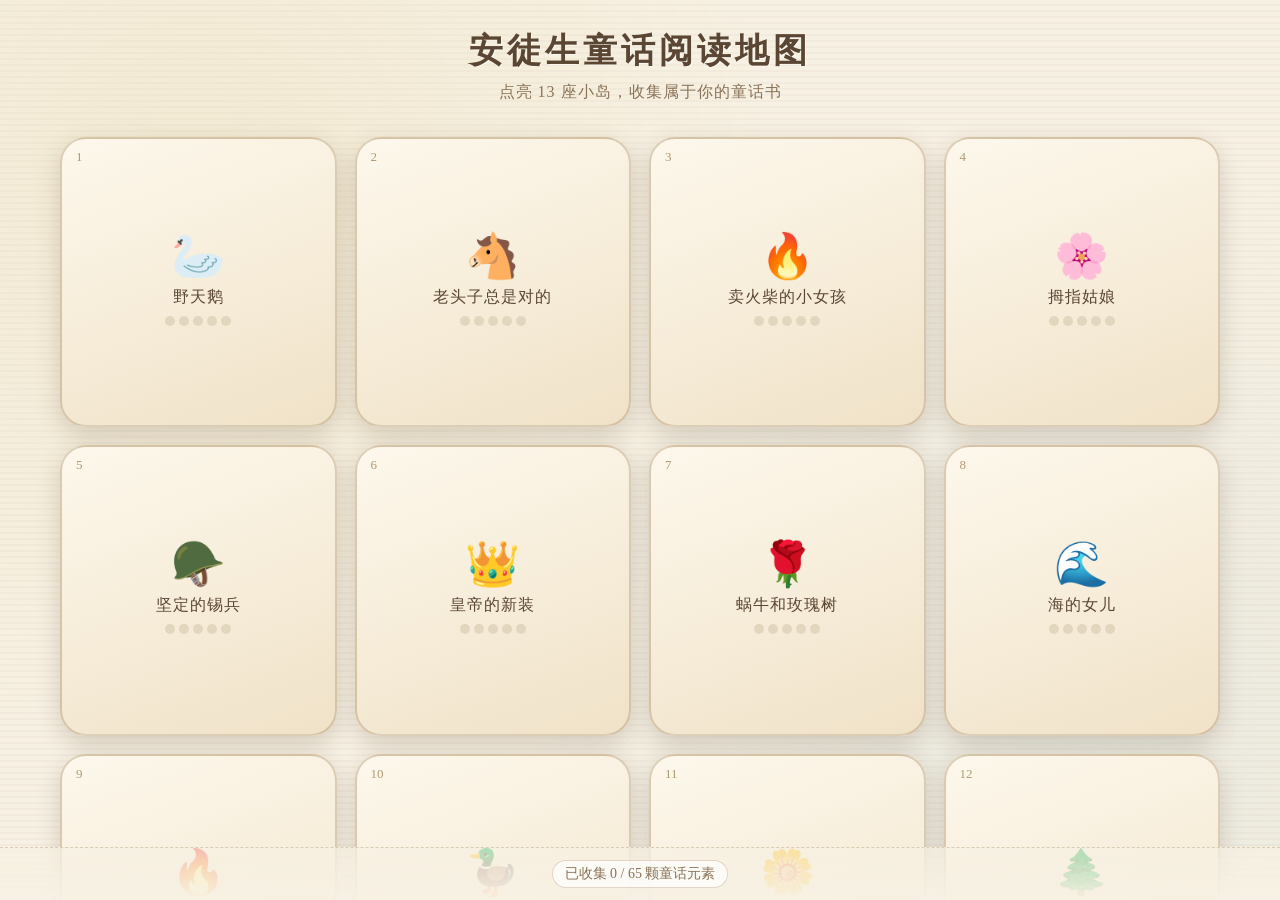
<file: index.html>
<!DOCTYPE html>
<html lang="zh-CN">
<head>
<meta charset="UTF-8">
<meta name="viewport" content="width=device-width, initial-scale=1.0, maximum-scale=1.0, user-scalable=no, viewport-fit=cover">
<meta name="apple-mobile-web-app-capable" content="yes">
<meta name="apple-mobile-web-app-status-bar-style" content="black-translucent">
<title>安徒生童话阅读地图</title>
<link rel="stylesheet" href="style.css">
</head>
<body>

<!-- 首页：童话地图 -->
<div id="mapScreen" class="screen active">
  <header class="map-header">
    <h1>安徒生童话阅读地图</h1>
    <p class="map-sub">点亮 13 座小岛，收集属于你的童话书</p>
  </header>
  <div id="islandGrid" class="island-grid"></div>
  <div class="map-footer">
    <div id="collectionBar" class="collection-bar"></div>
  </div>
</div>

<!-- 故事页 -->
<div id="storyScreen" class="screen">
  <header class="story-header">
    <button id="backBtn" class="back-btn">← 返回地图</button>
    <h2 id="storyTitle"></h2>
    <div id="progressDots" class="progress-dots"></div>
  </header>

  <main id="stageArea" class="stage-area"></main>

  <footer class="story-footer">
    <button id="retryBtn" class="retry-btn">再答一次</button>
    <button id="nextBtn" class="next-btn">下一关 →</button>
  </footer>
</div>

<!-- 结束页 -->
<div id="endScreen" class="screen">
  <div class="end-card">
    <h2 id="endTitle"></h2>
    <div id="endBadges" class="end-badges"></div>
    <p id="endText"></p>
    <button id="endBackBtn" class="next-btn">回到地图</button>
  </div>
</div>

<!-- 通用弹层 -->
<div id="toast" class="toast"></div>

<script src="app.js"></script>
</body>
</html>
</file>
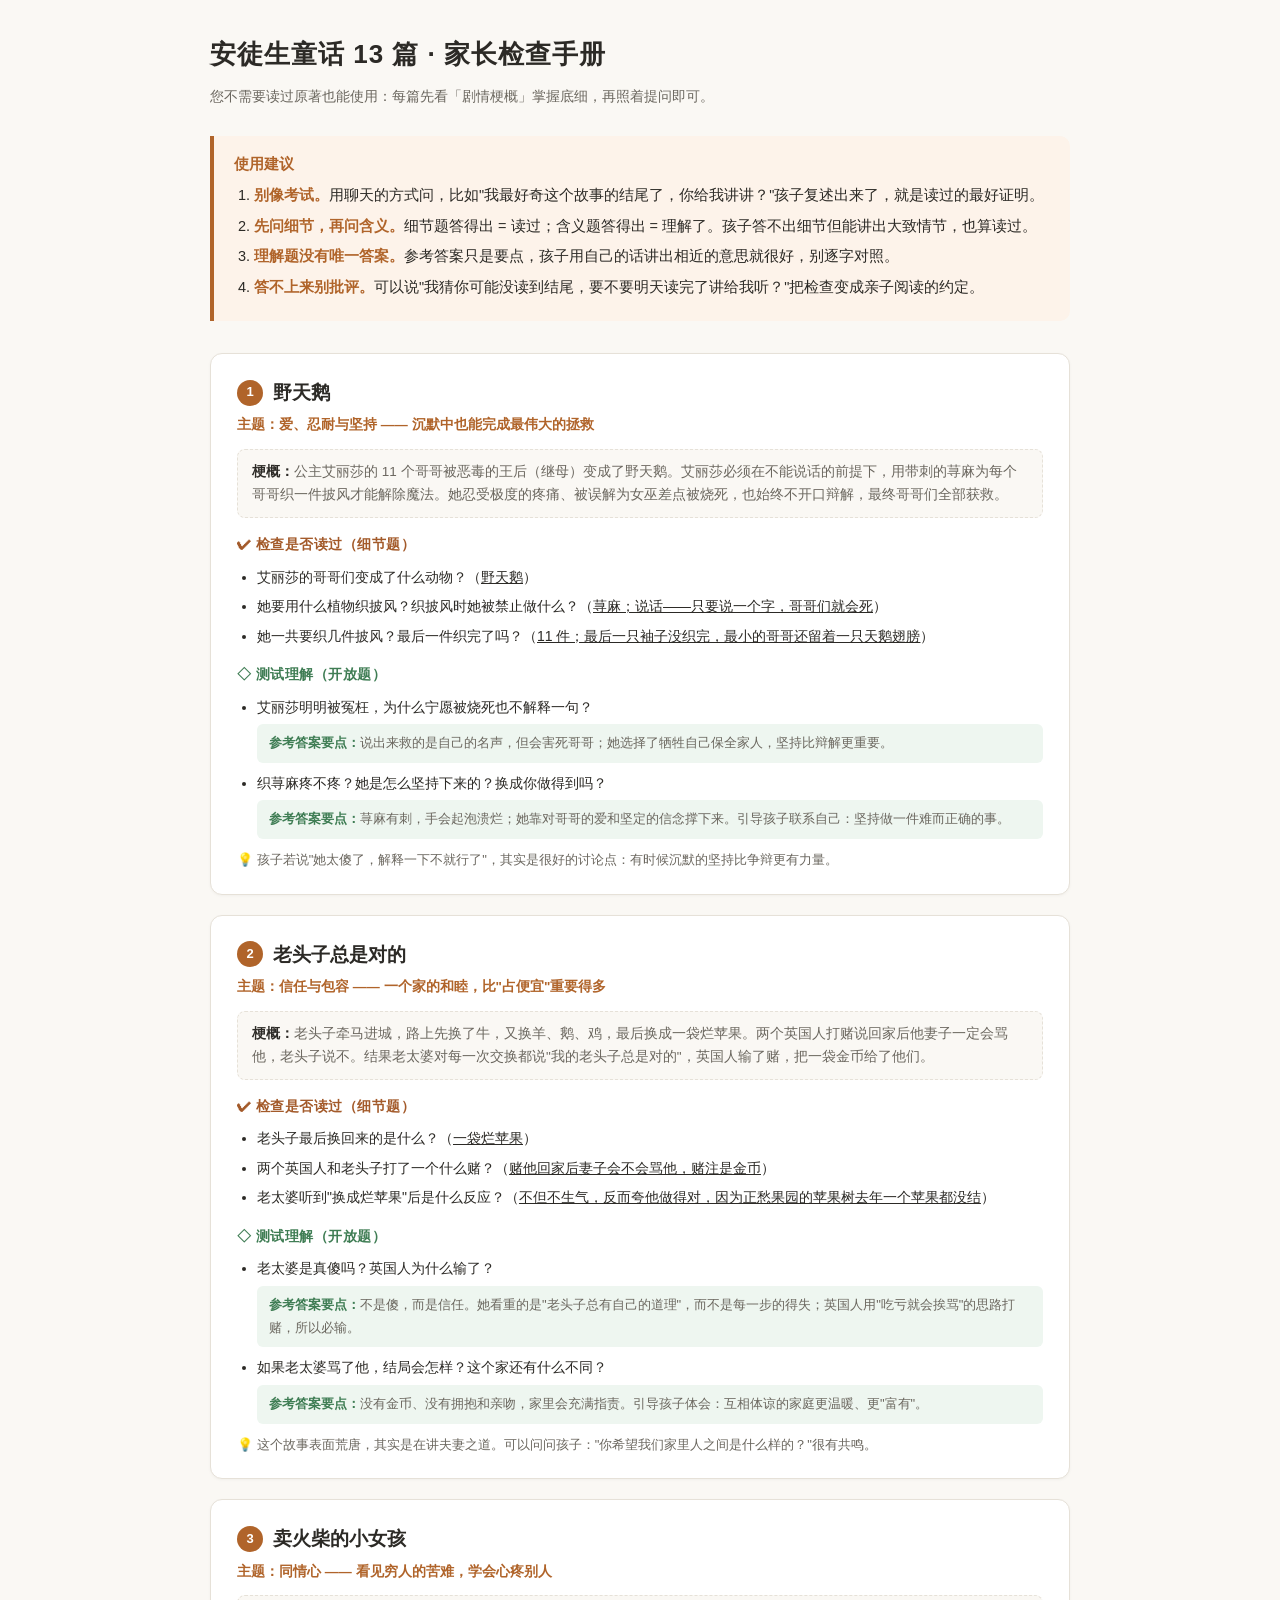
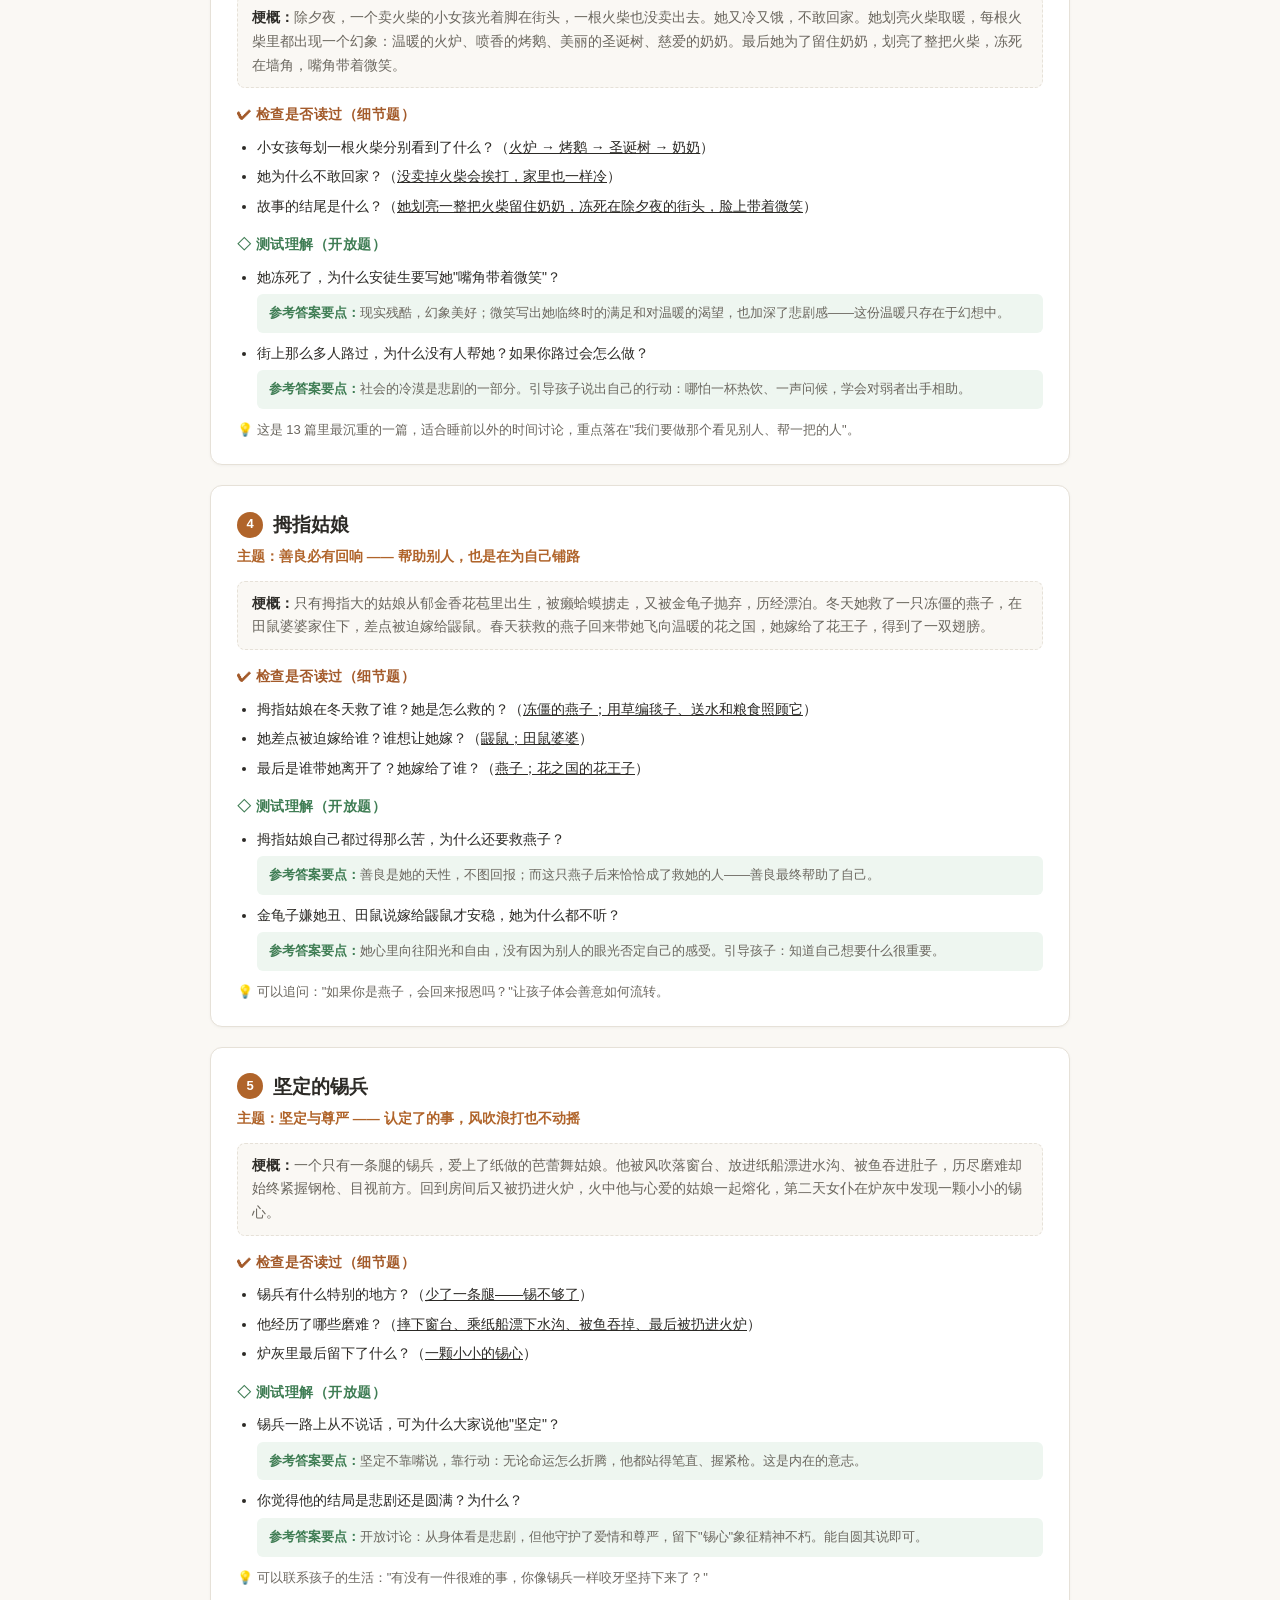
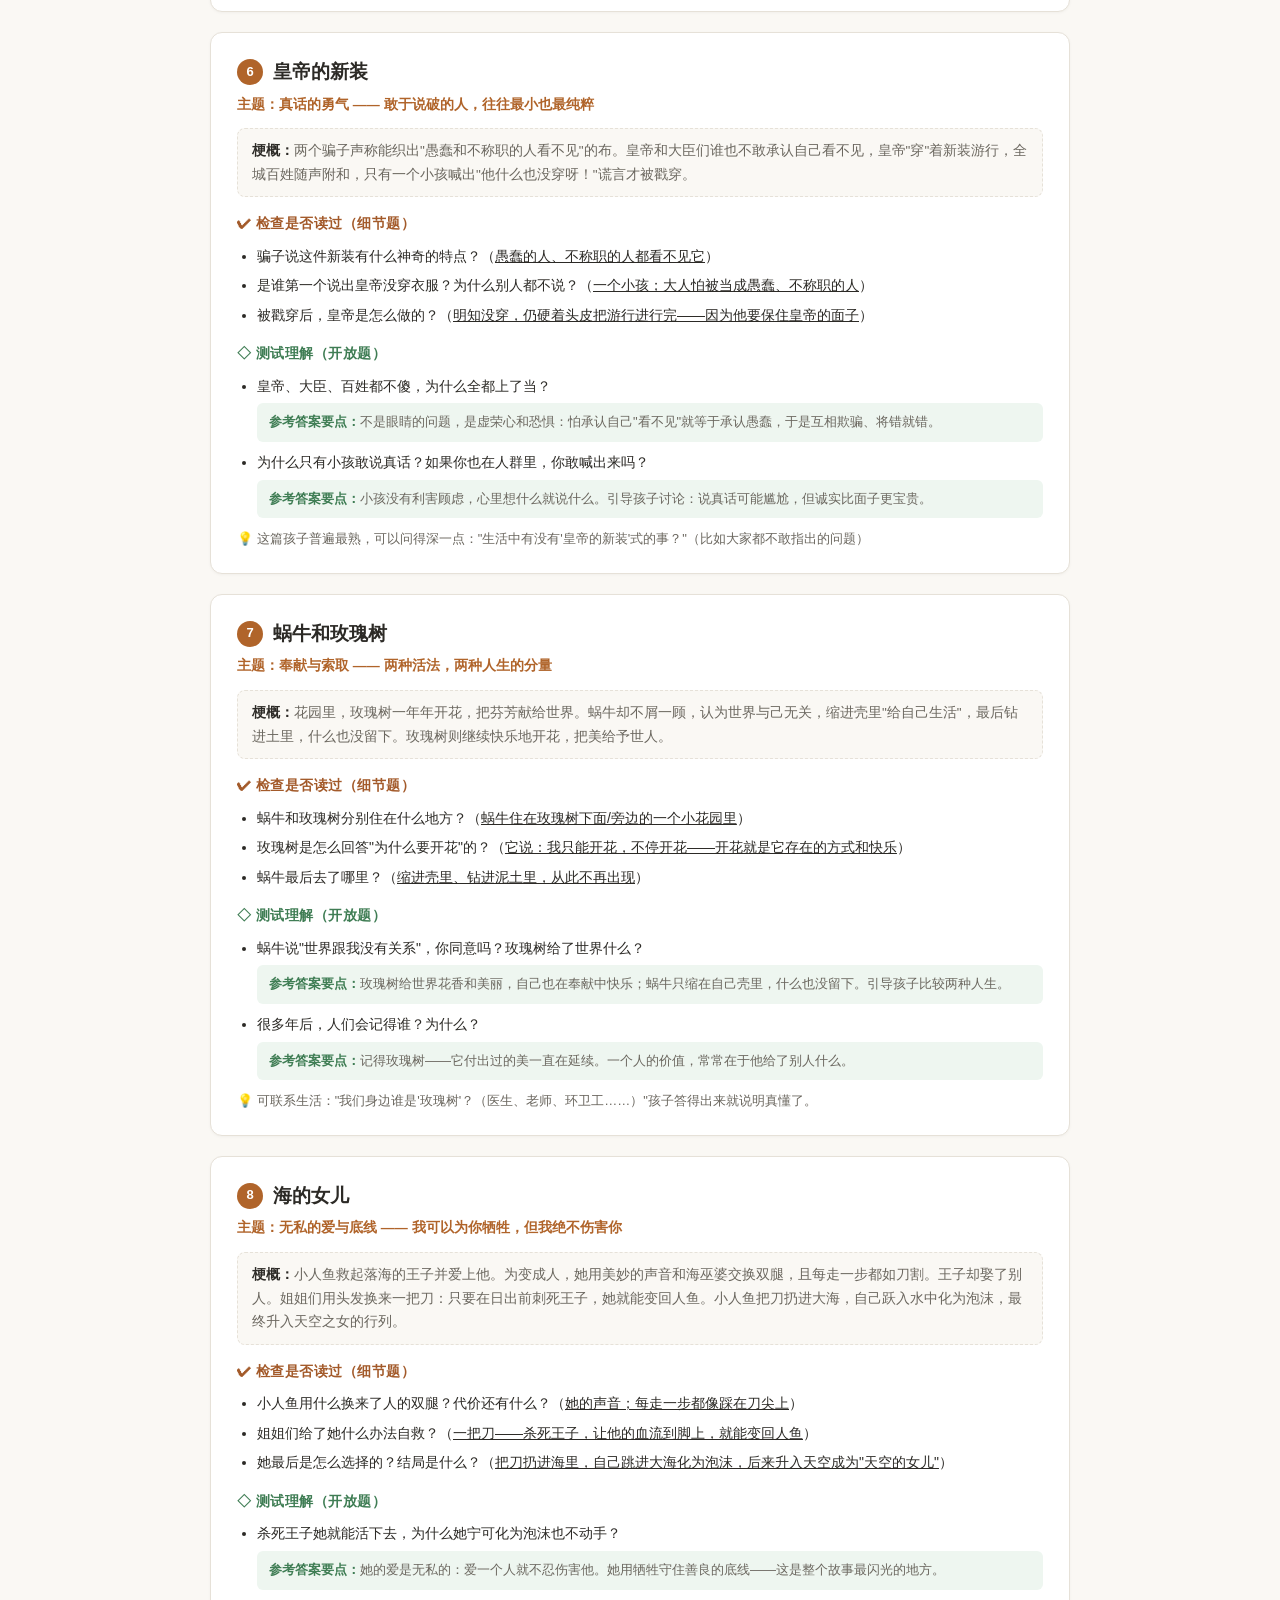
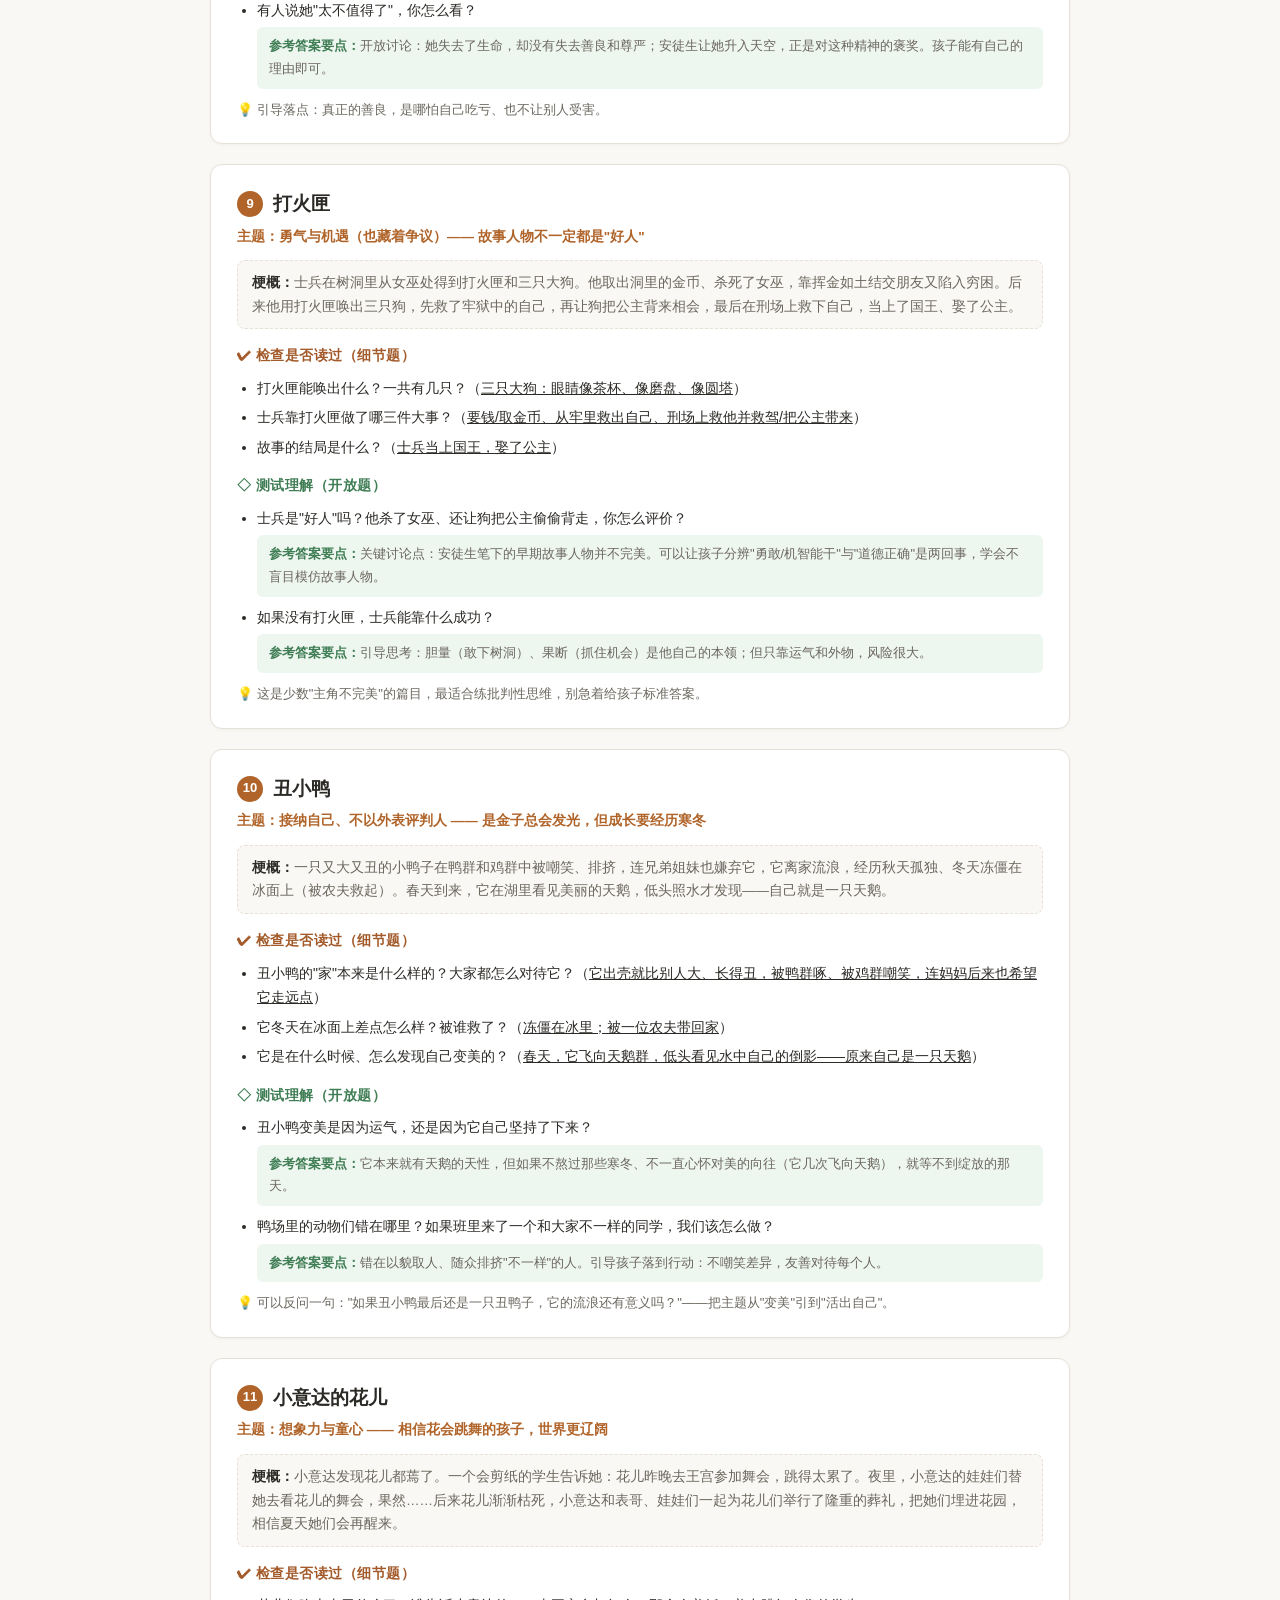
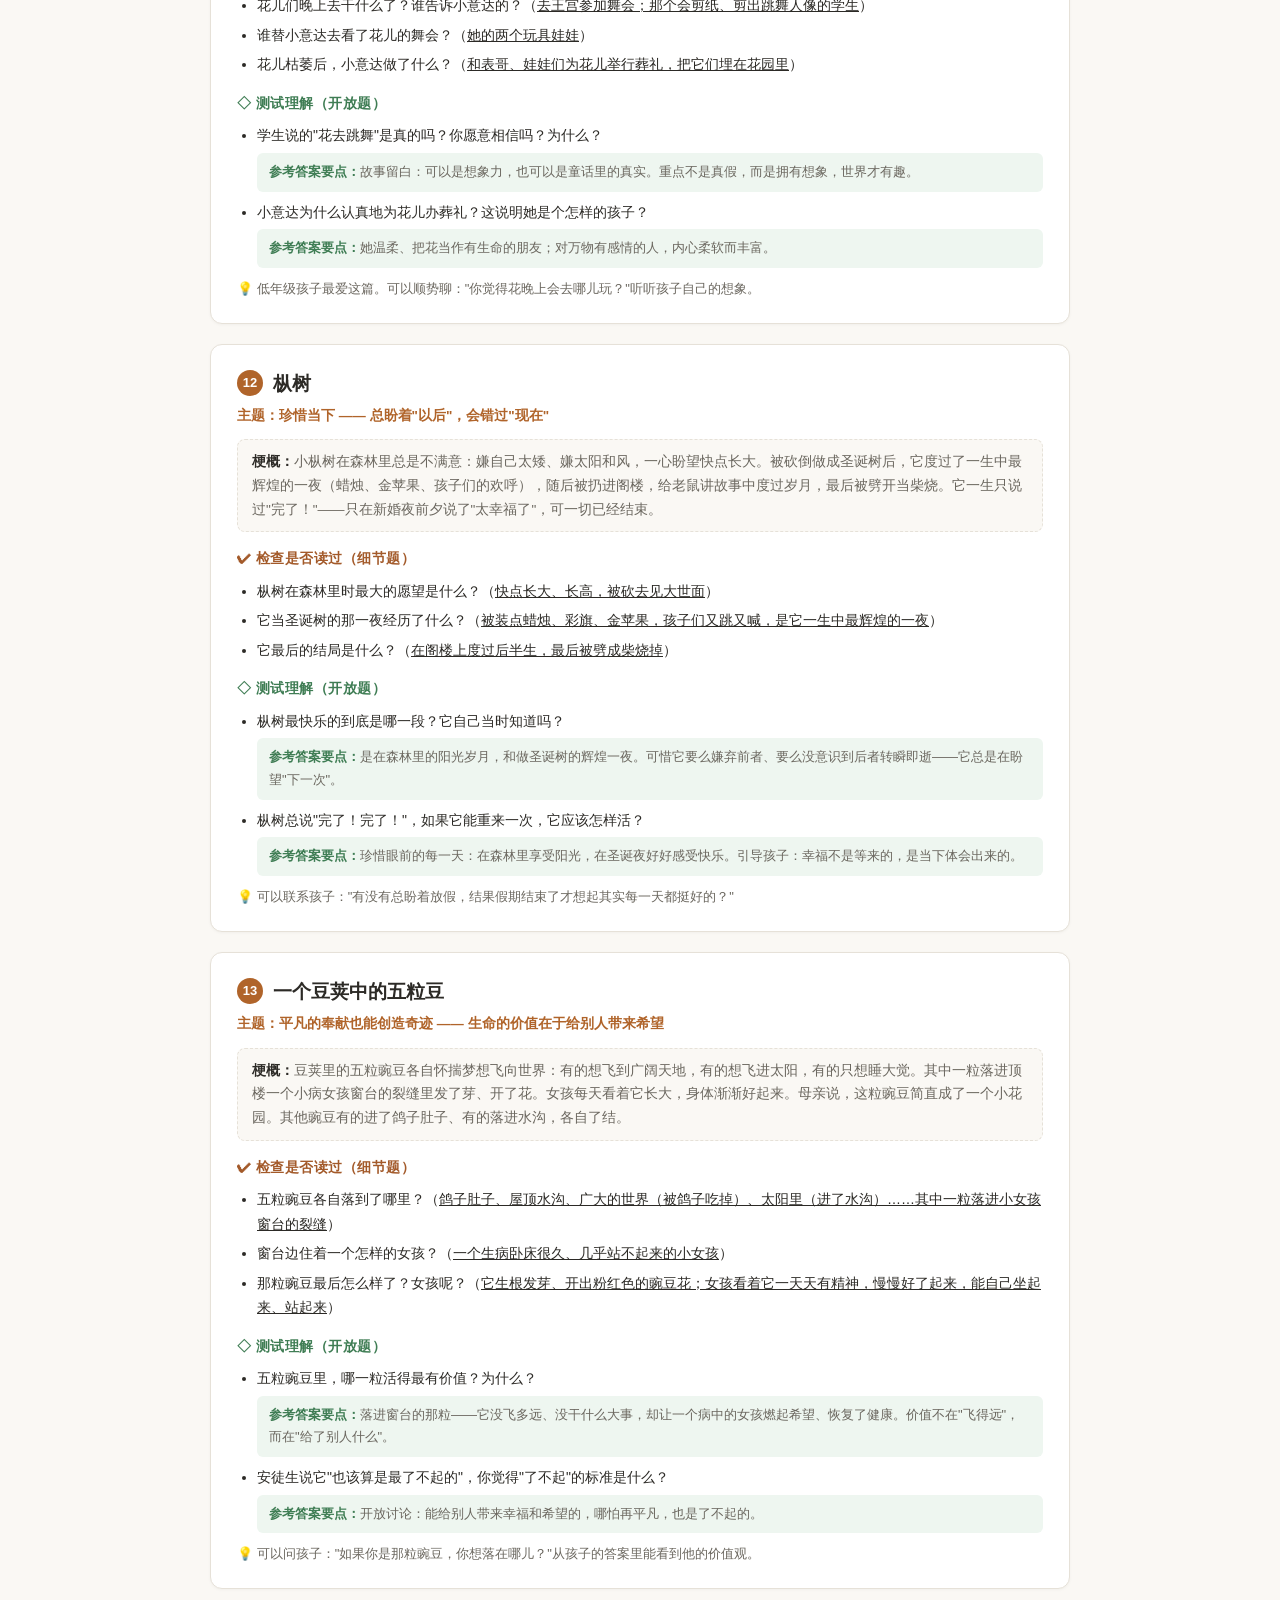
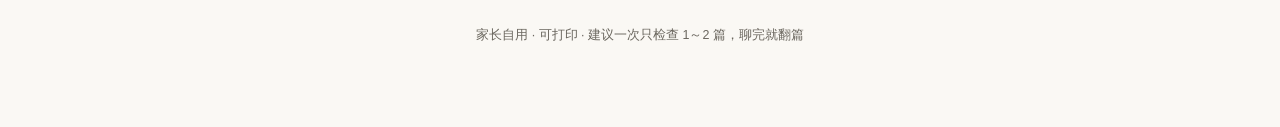
<file: Reference-Answer.html>
<!DOCTYPE html>
<html lang="zh-CN">
<head>
<meta charset="UTF-8">
<meta name="viewport" content="width=device-width, initial-scale=1.0">
<title>安徒生童话 13 篇 · 家长检查手册</title>
<style>
  :root{
    --ink:#2c2a26; --sub:#6b675f; --line:#e6e1d8; --bg:#faf8f4;
    --card:#ffffff; --accent:#b0642a; --accent-soft:#fdf3ea;
    --ok:#3f7d54; --ok-soft:#eef6f0; --warn:#a35a2a;
  }
  *{box-sizing:border-box; margin:0; padding:0;}
  body{
    font-family:"Microsoft YaHei","PingFang SC",sans-serif;
    background:var(--bg); color:var(--ink); line-height:1.75;
    padding:32px 16px 80px;
  }
  .wrap{max-width:860px; margin:0 auto;}
  header{margin-bottom:28px;}
  header h1{font-size:26px; letter-spacing:1px;}
  header p{color:var(--sub); margin-top:6px; font-size:14px;}
  .howto{
    background:var(--accent-soft); border-left:4px solid var(--accent);
    padding:16px 20px; border-radius:0 10px 10px 0; margin-bottom:32px; font-size:14.5px;
  }
  .howto b{color:var(--accent);}
  .howto ol{padding-left:20px; margin-top:6px;}
  .story{
    background:var(--card); border:1px solid var(--line); border-radius:12px;
    padding:22px 26px; margin-bottom:20px; box-shadow:0 1px 3px rgba(0,0,0,.04);
  }
  .story h2{
    font-size:19px; margin-bottom:4px; display:flex; align-items:center; gap:10px;
  }
  .num{
    display:inline-flex; width:26px; height:26px; border-radius:50%;
    background:var(--accent); color:#fff; font-size:13px;
    align-items:center; justify-content:center; flex:none;
  }
  .theme{font-size:13.5px; color:var(--accent); margin-bottom:12px; font-weight:600;}
  .plot{
    background:var(--bg); border:1px dashed var(--line); border-radius:8px;
    padding:10px 14px; font-size:13.5px; color:var(--sub); margin-bottom:14px;
  }
  .plot b{color:var(--ink);}
  h3{font-size:14px; margin:14px 0 8px; letter-spacing:.5px;}
  h3.check{color:var(--warn);}
  h3.under{color:var(--ok);}
  ul{padding-left:20px; font-size:14px;}
  li{margin-bottom:5px;}
  .ans{
    font-size:13px; color:var(--sub); background:var(--ok-soft);
    border-radius:6px; padding:8px 12px; margin:4px 0 8px;
  }
  .ans::before{content:"参考答案要点："; font-weight:600; color:var(--ok);}
  .tip{font-size:13px; color:var(--sub); margin-top:10px;}
  .tip::before{content:"💡 "; }
  footer{margin-top:36px; text-align:center; color:var(--sub); font-size:12.5px;}
  @media print{ body{background:#fff;} .story{break-inside:avoid;} }
</style>
</head>
<body>
<div class="wrap">

<header>
  <h1>安徒生童话 13 篇 · 家长检查手册</h1>
  <p>您不需要读过原著也能使用：每篇先看「剧情梗概」掌握底细，再照着提问即可。</p>
</header>

<div class="howto">
  <b>使用建议</b>
  <ol>
    <li><b>别像考试。</b>用聊天的方式问，比如"我最好奇这个故事的结尾了，你给我讲讲？"孩子复述出来了，就是读过的最好证明。</li>
    <li><b>先问细节，再问含义。</b>细节题答得出 = 读过；含义题答得出 = 理解了。孩子答不出细节但能讲出大致情节，也算读过。</li>
    <li><b>理解题没有唯一答案。</b>参考答案只是要点，孩子用自己的话讲出相近的意思就很好，别逐字对照。</li>
    <li><b>答不上来别批评。</b>可以说"我猜你可能没读到结尾，要不要明天读完了讲给我听？"把检查变成亲子阅读的约定。</li>
  </ol>
</div>

<!-- 1 -->
<div class="story">
  <h2><span class="num">1</span>野天鹅</h2>
  <div class="theme">主题：爱、忍耐与坚持 —— 沉默中也能完成最伟大的拯救</div>
  <div class="plot"><b>梗概：</b>公主艾丽莎的 11 个哥哥被恶毒的王后（继母）变成了野天鹅。艾丽莎必须在不能说话的前提下，用带刺的荨麻为每个哥哥织一件披风才能解除魔法。她忍受极度的疼痛、被误解为女巫差点被烧死，也始终不开口辩解，最终哥哥们全部获救。</div>
  <h3 class="check">✔ 检查是否读过（细节题）</h3>
  <ul>
    <li>艾丽莎的哥哥们变成了什么动物？（<u>野天鹅</u>）</li>
    <li>她要用什么植物织披风？织披风时她被禁止做什么？（<u>荨麻；说话——只要说一个字，哥哥们就会死</u>）</li>
    <li>她一共要织几件披风？最后一件织完了吗？（<u>11 件；最后一只袖子没织完，最小的哥哥还留着一只天鹅翅膀</u>）</li>
  </ul>
  <h3 class="under">◇ 测试理解（开放题）</h3>
  <ul>
    <li>艾丽莎明明被冤枉，为什么宁愿被烧死也不解释一句？</li>
    <div class="ans">说出来救的是自己的名声，但会害死哥哥；她选择了牺牲自己保全家人，坚持比辩解更重要。</div>
    <li>织荨麻疼不疼？她是怎么坚持下来的？换成你做得到吗？</li>
    <div class="ans">荨麻有刺，手会起泡溃烂；她靠对哥哥的爱和坚定的信念撑下来。引导孩子联系自己：坚持做一件难而正确的事。</div>
  </ul>
  <div class="tip">孩子若说"她太傻了，解释一下不就行了"，其实是很好的讨论点：有时候沉默的坚持比争辩更有力量。</div>
</div>

<!-- 2 -->
<div class="story">
  <h2><span class="num">2</span>老头子总是对的</h2>
  <div class="theme">主题：信任与包容 —— 一个家的和睦，比"占便宜"重要得多</div>
  <div class="plot"><b>梗概：</b>老头子牵马进城，路上先换了牛，又换羊、鹅、鸡，最后换成一袋烂苹果。两个英国人打赌说回家后他妻子一定会骂他，老头子说不。结果老太婆对每一次交换都说"我的老头子总是对的"，英国人输了赌，把一袋金币给了他们。</div>
  <h3 class="check">✔ 检查是否读过（细节题）</h3>
  <ul>
    <li>老头子最后换回来的是什么？（<u>一袋烂苹果</u>）</li>
    <li>两个英国人和老头子打了一个什么赌？（<u>赌他回家后妻子会不会骂他，赌注是金币</u>）</li>
    <li>老太婆听到"换成烂苹果"后是什么反应？（<u>不但不生气，反而夸他做得对，因为正愁果园的苹果树去年一个苹果都没结</u>）</li>
  </ul>
  <h3 class="under">◇ 测试理解（开放题）</h3>
  <ul>
    <li>老太婆是真傻吗？英国人为什么输了？</li>
    <div class="ans">不是傻，而是信任。她看重的是"老头子总有自己的道理"，而不是每一步的得失；英国人用"吃亏就会挨骂"的思路打赌，所以必输。</div>
    <li>如果老太婆骂了他，结局会怎样？这个家还有什么不同？</li>
    <div class="ans">没有金币、没有拥抱和亲吻，家里会充满指责。引导孩子体会：互相体谅的家庭更温暖、更"富有"。</div>
  </ul>
  <div class="tip">这个故事表面荒唐，其实是在讲夫妻之道。可以问问孩子："你希望我们家里人之间是什么样的？"很有共鸣。</div>
</div>

<!-- 3 -->
<div class="story">
  <h2><span class="num">3</span>卖火柴的小女孩</h2>
  <div class="theme">主题：同情心 —— 看见穷人的苦难，学会心疼别人</div>
  <div class="plot"><b>梗概：</b>除夕夜，一个卖火柴的小女孩光着脚在街头，一根火柴也没卖出去。她又冷又饿，不敢回家。她划亮火柴取暖，每根火柴里都出现一个幻象：温暖的火炉、喷香的烤鹅、美丽的圣诞树、慈爱的奶奶。最后她为了留住奶奶，划亮了整把火柴，冻死在墙角，嘴角带着微笑。</div>
  <h3 class="check">✔ 检查是否读过（细节题）</h3>
  <ul>
    <li>小女孩每划一根火柴分别看到了什么？（<u>火炉 → 烤鹅 → 圣诞树 → 奶奶</u>）</li>
    <li>她为什么不敢回家？（<u>没卖掉火柴会挨打，家里也一样冷</u>）</li>
    <li>故事的结尾是什么？（<u>她划亮一整把火柴留住奶奶，冻死在除夕夜的街头，脸上带着微笑</u>）</li>
  </ul>
  <h3 class="under">◇ 测试理解（开放题）</h3>
  <ul>
    <li>她冻死了，为什么安徒生要写她"嘴角带着微笑"？</li>
    <div class="ans">现实残酷，幻象美好；微笑写出她临终时的满足和对温暖的渴望，也加深了悲剧感——这份温暖只存在于幻想中。</div>
    <li>街上那么多人路过，为什么没有人帮她？如果你路过会怎么做？</li>
    <div class="ans">社会的冷漠是悲剧的一部分。引导孩子说出自己的行动：哪怕一杯热饮、一声问候，学会对弱者出手相助。</div>
  </ul>
  <div class="tip">这是 13 篇里最沉重的一篇，适合睡前以外的时间讨论，重点落在"我们要做那个看见别人、帮一把的人"。</div>
</div>

<!-- 4 -->
<div class="story">
  <h2><span class="num">4</span>拇指姑娘</h2>
  <div class="theme">主题：善良必有回响 —— 帮助别人，也是在为自己铺路</div>
  <div class="plot"><b>梗概：</b>只有拇指大的姑娘从郁金香花苞里出生，被癞蛤蟆掳走，又被金龟子抛弃，历经漂泊。冬天她救了一只冻僵的燕子，在田鼠婆婆家住下，差点被迫嫁给鼹鼠。春天获救的燕子回来带她飞向温暖的花之国，她嫁给了花王子，得到了一双翅膀。</div>
  <h3 class="check">✔ 检查是否读过（细节题）</h3>
  <ul>
    <li>拇指姑娘在冬天救了谁？她是怎么救的？（<u>冻僵的燕子；用草编毯子、送水和粮食照顾它</u>）</li>
    <li>她差点被迫嫁给谁？谁想让她嫁？（<u>鼹鼠；田鼠婆婆</u>）</li>
    <li>最后是谁带她离开了？她嫁给了谁？（<u>燕子；花之国的花王子</u>）</li>
  </ul>
  <h3 class="under">◇ 测试理解（开放题）</h3>
  <ul>
    <li>拇指姑娘自己都过得那么苦，为什么还要救燕子？</li>
    <div class="ans">善良是她的天性，不图回报；而这只燕子后来恰恰成了救她的人——善良最终帮助了自己。</div>
    <li>金龟子嫌她丑、田鼠说嫁给鼹鼠才安稳，她为什么都不听？</li>
    <div class="ans">她心里向往阳光和自由，没有因为别人的眼光否定自己的感受。引导孩子：知道自己想要什么很重要。</div>
  </ul>
  <div class="tip">可以追问："如果你是燕子，会回来报恩吗？"让孩子体会善意如何流转。</div>
</div>

<!-- 5 -->
<div class="story">
  <h2><span class="num">5</span>坚定的锡兵</h2>
  <div class="theme">主题：坚定与尊严 —— 认定了的事，风吹浪打也不动摇</div>
  <div class="plot"><b>梗概：</b>一个只有一条腿的锡兵，爱上了纸做的芭蕾舞姑娘。他被风吹落窗台、放进纸船漂进水沟、被鱼吞进肚子，历尽磨难却始终紧握钢枪、目视前方。回到房间后又被扔进火炉，火中他与心爱的姑娘一起熔化，第二天女仆在炉灰中发现一颗小小的锡心。</div>
  <h3 class="check">✔ 检查是否读过（细节题）</h3>
  <ul>
    <li>锡兵有什么特别的地方？（<u>少了一条腿——锡不够了</u>）</li>
    <li>他经历了哪些磨难？（<u>摔下窗台、乘纸船漂下水沟、被鱼吞掉、最后被扔进火炉</u>）</li>
    <li>炉灰里最后留下了什么？（<u>一颗小小的锡心</u>）</li>
  </ul>
  <h3 class="under">◇ 测试理解（开放题）</h3>
  <ul>
    <li>锡兵一路上从不说话，可为什么大家说他"坚定"？</li>
    <div class="ans">坚定不靠嘴说，靠行动：无论命运怎么折腾，他都站得笔直、握紧枪。这是内在的意志。</div>
    <li>你觉得他的结局是悲剧还是圆满？为什么？</li>
    <div class="ans">开放讨论：从身体看是悲剧，但他守护了爱情和尊严，留下"锡心"象征精神不朽。能自圆其说即可。</div>
  </ul>
  <div class="tip">可以联系孩子的生活："有没有一件很难的事，你像锡兵一样咬牙坚持下来了？"</div>
</div>

<!-- 6 -->
<div class="story">
  <h2><span class="num">6</span>皇帝的新装</h2>
  <div class="theme">主题：真话的勇气 —— 敢于说破的人，往往最小也最纯粹</div>
  <div class="plot"><b>梗概：</b>两个骗子声称能织出"愚蠢和不称职的人看不见"的布。皇帝和大臣们谁也不敢承认自己看不见，皇帝"穿"着新装游行，全城百姓随声附和，只有一个小孩喊出"他什么也没穿呀！"谎言才被戳穿。</div>
  <h3 class="check">✔ 检查是否读过（细节题）</h3>
  <ul>
    <li>骗子说这件新装有什么神奇的特点？（<u>愚蠢的人、不称职的人都看不见它</u>）</li>
    <li>是谁第一个说出皇帝没穿衣服？为什么别人都不说？（<u>一个小孩；大人怕被当成愚蠢、不称职的人</u>）</li>
    <li>被戳穿后，皇帝是怎么做的？（<u>明知没穿，仍硬着头皮把游行进行完——因为他要保住皇帝的面子</u>）</li>
  </ul>
  <h3 class="under">◇ 测试理解（开放题）</h3>
  <ul>
    <li>皇帝、大臣、百姓都不傻，为什么全都上了当？</li>
    <div class="ans">不是眼睛的问题，是虚荣心和恐惧：怕承认自己"看不见"就等于承认愚蠢，于是互相欺骗、将错就错。</div>
    <li>为什么只有小孩敢说真话？如果你也在人群里，你敢喊出来吗？</li>
    <div class="ans">小孩没有利害顾虑，心里想什么就说什么。引导孩子讨论：说真话可能尴尬，但诚实比面子更宝贵。</div>
  </ul>
  <div class="tip">这篇孩子普遍最熟，可以问得深一点："生活中有没有'皇帝的新装'式的事？"（比如大家都不敢指出的问题）</div>
</div>

<!-- 7 -->
<div class="story">
  <h2><span class="num">7</span>蜗牛和玫瑰树</h2>
  <div class="theme">主题：奉献与索取 —— 两种活法，两种人生的分量</div>
  <div class="plot"><b>梗概：</b>花园里，玫瑰树一年年开花，把芬芳献给世界。蜗牛却不屑一顾，认为世界与己无关，缩进壳里"给自己生活"，最后钻进土里，什么也没留下。玫瑰树则继续快乐地开花，把美给予世人。</div>
  <h3 class="check">✔ 检查是否读过（细节题）</h3>
  <ul>
    <li>蜗牛和玫瑰树分别住在什么地方？（<u>蜗牛住在玫瑰树下面/旁边的一个小花园里</u>）</li>
    <li>玫瑰树是怎么回答"为什么要开花"的？（<u>它说：我只能开花，不停开花——开花就是它存在的方式和快乐</u>）</li>
    <li>蜗牛最后去了哪里？（<u>缩进壳里、钻进泥土里，从此不再出现</u>）</li>
  </ul>
  <h3 class="under">◇ 测试理解（开放题）</h3>
  <ul>
    <li>蜗牛说"世界跟我没有关系"，你同意吗？玫瑰树给了世界什么？</li>
    <div class="ans">玫瑰树给世界花香和美丽，自己也在奉献中快乐；蜗牛只缩在自己壳里，什么也没留下。引导孩子比较两种人生。</div>
    <li>很多年后，人们会记得谁？为什么？</li>
    <div class="ans">记得玫瑰树——它付出过的美一直在延续。一个人的价值，常常在于他给了别人什么。</div>
  </ul>
  <div class="tip">可联系生活："我们身边谁是'玫瑰树'？（医生、老师、环卫工……）"孩子答得出来就说明真懂了。</div>
</div>

<!-- 8 -->
<div class="story">
  <h2><span class="num">8</span>海的女儿</h2>
  <div class="theme">主题：无私的爱与底线 —— 我可以为你牺牲，但我绝不伤害你</div>
  <div class="plot"><b>梗概：</b>小人鱼救起落海的王子并爱上他。为变成人，她用美妙的声音和海巫婆交换双腿，且每走一步都如刀割。王子却娶了别人。姐姐们用头发换来一把刀：只要在日出前刺死王子，她就能变回人鱼。小人鱼把刀扔进大海，自己跃入水中化为泡沫，最终升入天空之女的行列。</div>
  <h3 class="check">✔ 检查是否读过（细节题）</h3>
  <ul>
    <li>小人鱼用什么换来了人的双腿？代价还有什么？（<u>她的声音；每走一步都像踩在刀尖上</u>）</li>
    <li>姐姐们给了她什么办法自救？（<u>一把刀——杀死王子，让他的血流到脚上，就能变回人鱼</u>）</li>
    <li>她最后是怎么选择的？结局是什么？（<u>把刀扔进海里，自己跳进大海化为泡沫，后来升入天空成为"天空的女儿"</u>）</li>
  </ul>
  <h3 class="under">◇ 测试理解（开放题）</h3>
  <ul>
    <li>杀死王子她就能活下去，为什么她宁可化为泡沫也不动手？</li>
    <div class="ans">她的爱是无私的：爱一个人就不忍伤害他。她用牺牲守住善良的底线——这是整个故事最闪光的地方。</div>
    <li>有人说她"太不值得了"，你怎么看？</li>
    <div class="ans">开放讨论：她失去了生命，却没有失去善良和尊严；安徒生让她升入天空，正是对这种精神的褒奖。孩子能有自己的理由即可。</div>
  </ul>
  <div class="tip">引导落点：真正的善良，是哪怕自己吃亏、也不让别人受害。</div>
</div>

<!-- 9 -->
<div class="story">
  <h2><span class="num">9</span>打火匣</h2>
  <div class="theme">主题：勇气与机遇（也藏着争议）—— 故事人物不一定都是"好人"</div>
  <div class="plot"><b>梗概：</b>士兵在树洞里从女巫处得到打火匣和三只大狗。他取出洞里的金币、杀死了女巫，靠挥金如土结交朋友又陷入穷困。后来他用打火匣唤出三只狗，先救了牢狱中的自己，再让狗把公主背来相会，最后在刑场上救下自己，当上了国王、娶了公主。</div>
  <h3 class="check">✔ 检查是否读过（细节题）</h3>
  <ul>
    <li>打火匣能唤出什么？一共有几只？（<u>三只大狗：眼睛像茶杯、像磨盘、像圆塔</u>）</li>
    <li>士兵靠打火匣做了哪三件大事？（<u>要钱/取金币、从牢里救出自己、刑场上救他并救驾/把公主带来</u>）</li>
    <li>故事的结局是什么？（<u>士兵当上国王，娶了公主</u>）</li>
  </ul>
  <h3 class="under">◇ 测试理解（开放题）</h3>
  <ul>
    <li>士兵是"好人"吗？他杀了女巫、还让狗把公主偷偷背走，你怎么评价？</li>
    <div class="ans">关键讨论点：安徒生笔下的早期故事人物并不完美。可以让孩子分辨"勇敢/机智能干"与"道德正确"是两回事，学会不盲目模仿故事人物。</div>
    <li>如果没有打火匣，士兵能靠什么成功？</li>
    <div class="ans">引导思考：胆量（敢下树洞）、果断（抓住机会）是他自己的本领；但只靠运气和外物，风险很大。</div>
  </ul>
  <div class="tip">这是少数"主角不完美"的篇目，最适合练批判性思维，别急着给孩子标准答案。</div>
</div>

<!-- 10 -->
<div class="story">
  <h2><span class="num">10</span>丑小鸭</h2>
  <div class="theme">主题：接纳自己、不以外表评判人 —— 是金子总会发光，但成长要经历寒冬</div>
  <div class="plot"><b>梗概：</b>一只又大又丑的小鸭子在鸭群和鸡群中被嘲笑、排挤，连兄弟姐妹也嫌弃它，它离家流浪，经历秋天孤独、冬天冻僵在冰面上（被农夫救起）。春天到来，它在湖里看见美丽的天鹅，低头照水才发现——自己就是一只天鹅。</div>
  <h3 class="check">✔ 检查是否读过（细节题）</h3>
  <ul>
    <li>丑小鸭的"家"本来是什么样的？大家都怎么对待它？（<u>它出壳就比别人大、长得丑，被鸭群啄、被鸡群嘲笑，连妈妈后来也希望它走远点</u>）</li>
    <li>它冬天在冰面上差点怎么样？被谁救了？（<u>冻僵在冰里；被一位农夫带回家</u>）</li>
    <li>它是在什么时候、怎么发现自己变美的？（<u>春天，它飞向天鹅群，低头看见水中自己的倒影——原来自己是一只天鹅</u>）</li>
  </ul>
  <h3 class="under">◇ 测试理解（开放题）</h3>
  <ul>
    <li>丑小鸭变美是因为运气，还是因为它自己坚持了下来？</li>
    <div class="ans">它本来就有天鹅的天性，但如果不熬过那些寒冬、不一直心怀对美的向往（它几次飞向天鹅），就等不到绽放的那天。</div>
    <li>鸭场里的动物们错在哪里？如果班里来了一个和大家不一样的同学，我们该怎么做？</li>
    <div class="ans">错在以貌取人、随众排挤"不一样"的人。引导孩子落到行动：不嘲笑差异，友善对待每个人。</div>
  </ul>
  <div class="tip">可以反问一句："如果丑小鸭最后还是一只丑鸭子，它的流浪还有意义吗？"——把主题从"变美"引到"活出自己"。</div>
</div>

<!-- 11 -->
<div class="story">
  <h2><span class="num">11</span>小意达的花儿</h2>
  <div class="theme">主题：想象力与童心 —— 相信花会跳舞的孩子，世界更辽阔</div>
  <div class="plot"><b>梗概：</b>小意达发现花儿都蔫了。一个会剪纸的学生告诉她：花儿昨晚去王宫参加舞会，跳得太累了。夜里，小意达的娃娃们替她去看花儿的舞会，果然……后来花儿渐渐枯死，小意达和表哥、娃娃们一起为花儿们举行了隆重的葬礼，把她们埋进花园，相信夏天她们会再醒来。</div>
  <h3 class="check">✔ 检查是否读过（细节题）</h3>
  <ul>
    <li>花儿们晚上去干什么了？谁告诉小意达的？（<u>去王宫参加舞会；那个会剪纸、剪出跳舞人像的学生</u>）</li>
    <li>谁替小意达去看了花儿的舞会？（<u>她的两个玩具娃娃</u>）</li>
    <li>花儿枯萎后，小意达做了什么？（<u>和表哥、娃娃们为花儿举行葬礼，把它们埋在花园里</u>）</li>
  </ul>
  <h3 class="under">◇ 测试理解（开放题）</h3>
  <ul>
    <li>学生说的"花去跳舞"是真的吗？你愿意相信吗？为什么？</li>
    <div class="ans">故事留白：可以是想象力，也可以是童话里的真实。重点不是真假，而是拥有想象，世界才有趣。</div>
    <li>小意达为什么认真地为花儿办葬礼？这说明她是个怎样的孩子？</li>
    <div class="ans">她温柔、把花当作有生命的朋友；对万物有感情的人，内心柔软而丰富。</div>
  </ul>
  <div class="tip">低年级孩子最爱这篇。可以顺势聊："你觉得花晚上会去哪儿玩？"听听孩子自己的想象。</div>
</div>

<!-- 12 -->
<div class="story">
  <h2><span class="num">12</span>枞树</h2>
  <div class="theme">主题：珍惜当下 —— 总盼着"以后"，会错过"现在"</div>
  <div class="plot"><b>梗概：</b>小枞树在森林里总是不满意：嫌自己太矮、嫌太阳和风，一心盼望快点长大。被砍倒做成圣诞树后，它度过了一生中最辉煌的一夜（蜡烛、金苹果、孩子们的欢呼），随后被扔进阁楼，给老鼠讲故事中度过岁月，最后被劈开当柴烧。它一生只说过"完了！"——只在新婚夜前夕说了"太幸福了"，可一切已经结束。</div>
  <h3 class="check">✔ 检查是否读过（细节题）</h3>
  <ul>
    <li>枞树在森林里时最大的愿望是什么？（<u>快点长大、长高，被砍去见大世面</u>）</li>
    <li>它当圣诞树的那一夜经历了什么？（<u>被装点蜡烛、彩旗、金苹果，孩子们又跳又喊，是它一生中最辉煌的一夜</u>）</li>
    <li>它最后的结局是什么？（<u>在阁楼上度过后半生，最后被劈成柴烧掉</u>）</li>
  </ul>
  <h3 class="under">◇ 测试理解（开放题）</h3>
  <ul>
    <li>枞树最快乐的到底是哪一段？它自己当时知道吗？</li>
    <div class="ans">是在森林里的阳光岁月，和做圣诞树的辉煌一夜。可惜它要么嫌弃前者、要么没意识到后者转瞬即逝——它总是在盼望"下一次"。</div>
    <li>枞树总说"完了！完了！"，如果它能重来一次，它应该怎样活？</li>
    <div class="ans">珍惜眼前的每一天：在森林里享受阳光，在圣诞夜好好感受快乐。引导孩子：幸福不是等来的，是当下体会出来的。</div>
  </ul>
  <div class="tip">可以联系孩子："有没有总盼着放假，结果假期结束了才想起其实每一天都挺好的？"</div>
</div>

<!-- 13 -->
<div class="story">
  <h2><span class="num">13</span>一个豆荚中的五粒豆</h2>
  <div class="theme">主题：平凡的奉献也能创造奇迹 —— 生命的价值在于给别人带来希望</div>
  <div class="plot"><b>梗概：</b>豆荚里的五粒豌豆各自怀揣梦想飞向世界：有的想飞到广阔天地，有的想飞进太阳，有的只想睡大觉。其中一粒落进顶楼一个小病女孩窗台的裂缝里发了芽、开了花。女孩每天看着它长大，身体渐渐好起来。母亲说，这粒豌豆简直成了一个小花园。其他豌豆有的进了鸽子肚子、有的落进水沟，各自了结。</div>
  <h3 class="check">✔ 检查是否读过（细节题）</h3>
  <ul>
    <li>五粒豌豆各自落到了哪里？（<u>鸽子肚子、屋顶水沟、广大的世界（被鸽子吃掉）、太阳里（进了水沟）……其中一粒落进小女孩窗台的裂缝</u>）</li>
    <li>窗台边住着一个怎样的女孩？（<u>一个生病卧床很久、几乎站不起来的小女孩</u>）</li>
    <li>那粒豌豆最后怎么样了？女孩呢？（<u>它生根发芽、开出粉红色的豌豆花；女孩看着它一天天有精神，慢慢好了起来，能自己坐起来、站起来</u>）</li>
  </ul>
  <h3 class="under">◇ 测试理解（开放题）</h3>
  <ul>
    <li>五粒豌豆里，哪一粒活得最有价值？为什么？</li>
    <div class="ans">落进窗台的那粒——它没飞多远、没干什么大事，却让一个病中的女孩燃起希望、恢复了健康。价值不在"飞得远"，而在"给了别人什么"。</div>
    <li>安徒生说它"也该算是最了不起的"，你觉得"了不起"的标准是什么？</li>
    <div class="ans">开放讨论：能给别人带来幸福和希望的，哪怕再平凡，也是了不起的。</div>
  </ul>
  <div class="tip">可以问孩子："如果你是那粒豌豆，你想落在哪儿？"从孩子的答案里能看到他的价值观。</div>
</div>

<footer>家长自用 · 可打印 · 建议一次只检查 1～2 篇，聊完就翻篇</footer>
</div>
</body>
</html>
</file>
<file: style.css>
:root{
  --ink:#3b2f2f;
  --paper:#f7f1e3;
  --paper2:#efe4cf;
  --gold:#c9a227;
  --rose:#d98c8c;
  --sea:#7fa8b8;
  --forest:#7d9b76;
  --violet:#9b8bb4;
  --shadow:0 8px 24px rgba(60,40,20,.18);
}

*{box-sizing:border-box;-webkit-tap-highlight-color:transparent;}
html,body{
  margin:0;padding:0;height:100%;width:100%;
  overflow:hidden;
  font-family:"Songti SC","STSong","Noto Serif SC",serif;
  color:var(--ink);
  background:var(--paper);
}

/* 屏幕切换 */
.screen{
  position:fixed;inset:0;
  display:none;
  flex-direction:column;
  padding:env(safe-area-inset-top) env(safe-area-inset-right) env(safe-area-inset-bottom) env(safe-area-inset-left);
}
.screen.active{display:flex;}

/* 手绘纸质背景 */
.screen::before{
  content:"";
  position:absolute;inset:0;
  background:
    radial-gradient(circle at 15% 20%, rgba(201,162,39,.08), transparent 45%),
    radial-gradient(circle at 85% 80%, rgba(127,168,184,.10), transparent 45%),
    repeating-linear-gradient(0deg, rgba(120,90,60,.035) 0 2px, transparent 2px 6px);
  pointer-events:none;
  z-index:0;
}
.screen > *{position:relative;z-index:1;}

/* ---------- 首页地图 ---------- */
.map-header{
  text-align:center;
  padding:28px 16px 10px;
}
.map-header h1{
  font-size:34px;
  letter-spacing:4px;
  margin:0 0 8px;
  color:#5a4632;
  text-shadow:1px 1px 0 rgba(255,255,255,.6);
}
.map-sub{
  margin:0;
  font-size:16px;
  color:#8a7358;
  letter-spacing:1px;
}

.island-grid{
  flex:1;
  overflow-y:auto;
  -webkit-overflow-scrolling:touch;
  display:grid;
  grid-template-columns:repeat(3,1fr);
  gap:18px;
  padding:20px 28px 120px;
}

.island{
  position:relative;
  aspect-ratio:1/1.05;
  border-radius:26px;
  background:linear-gradient(160deg,#fdf8ec,#f0e2c8);
  border:2px solid rgba(160,130,90,.35);
  box-shadow:var(--shadow);
  display:flex;
  flex-direction:column;
  align-items:center;
  justify-content:center;
  text-align:center;
  padding:10px;
  transition:transform .15s ease, box-shadow .15s ease;
  cursor:pointer;
}
.island:active{transform:scale(.96);}
.island .num{
  position:absolute;top:10px;left:14px;
  font-size:13px;color:#b09a72;
}
.island .icon{
  font-size:44px;
  line-height:1;
  margin-bottom:8px;
}
.island .name{
  font-size:16px;
  letter-spacing:1px;
  color:#5a4632;
}
.island .badges{
  display:flex;gap:4px;margin-top:8px;height:14px;
}
.island .badge-dot{
  width:10px;height:10px;border-radius:50%;
  background:#e2d6bf;
}
.island .badge-dot.on{background:var(--gold);}
.island.done{
  background:linear-gradient(160deg,#fff6dd,#f3e2b8);
  border-color:var(--gold);
}

/* 底部收集条 */
.map-footer{
  position:absolute;left:0;right:0;bottom:0;
  padding:12px 28px calc(12px + env(safe-area-inset-bottom));
  background:linear-gradient(0deg, rgba(247,241,227,.98), rgba(247,241,227,.7));
  border-top:1px dashed rgba(160,130,90,.35);
}
.collection-bar{
  display:flex;gap:10px;justify-content:center;flex-wrap:wrap;
}
.collection-item{
  font-size:14px;color:#8a7358;
  background:rgba(255,255,255,.7);
  border:1px solid rgba(160,130,90,.3);
  border-radius:20px;
  padding:4px 12px;
}

/* ---------- 故事页 ---------- */
.story-header{
  padding:14px 24px 8px;
  display:flex;align-items:center;gap:14px;
}
.back-btn{
  border:none;background:rgba(255,255,255,.7);
  border-radius:16px;padding:8px 14px;
  font-size:15px;color:#6b563c;
  font-family:inherit;
  box-shadow:0 2px 8px rgba(0,0,0,.08);
}
.story-header h2{
  flex:1;text-align:center;
  margin:0;font-size:24px;letter-spacing:2px;
  color:#5a4632;
}
.progress-dots{
  display:flex;gap:8px;
}
.progress-dots .dot{
  width:12px;height:12px;border-radius:50%;
  background:#e2d6bf;border:1px solid rgba(160,130,90,.4);
}
.progress-dots .dot.on{background:var(--gold);}
.progress-dots .dot.now{box-shadow:0 0 0 3px rgba(201,162,39,.3);}

.stage-area{
  flex:1;
  overflow-y:auto;
  -webkit-overflow-scrolling:touch;
  padding:16px 32px 120px;
}

/* 题目卡 */
.q-card{
  background:rgba(255,255,255,.78);
  border:1.5px solid rgba(160,130,90,.3);
  border-radius:24px;
  padding:22px 24px;
  box-shadow:var(--shadow);
  margin-bottom:20px;
  animation:fadeUp .3s ease;
}
@keyframes fadeUp{
  from{opacity:0;transform:translateY(12px);}
  to{opacity:1;transform:translateY(0);}
}
.q-title{
  font-size:20px;margin:0 0 6px;color:#5a4632;letter-spacing:1px;
}
.q-desc{
  font-size:15px;color:#8a7358;margin:0 0 16px;line-height:1.6;
}

/* 选项按钮 */
.opt-list{display:flex;flex-direction:column;gap:12px;}
.opt-btn{
  border:1.5px solid rgba(160,130,90,.4);
  background:rgba(255,255,255,.85);
  border-radius:18px;
  padding:14px 18px;
  font-size:17px;color:#5a4632;
  font-family:inherit;
  text-align:left;
  transition:all .15s ease;
}
.opt-btn:active{transform:scale(.98);}
.opt-btn.picked{
  background:linear-gradient(160deg,#fff3cf,#f5e2b0);
  border-color:var(--gold);
  box-shadow:0 0 0 3px rgba(201,162,39,.25);
}
.opt-btn.correct{
  background:linear-gradient(160deg,#e5f3e0,#cfe8c8);
  border-color:#7d9b76;
}
.opt-btn.wrong{
  background:linear-gradient(160deg,#f7e0e0,#efcaca);
  border-color:#c98a8a;
}

/* 拖拽区 */
.drag-pool{
  display:flex;flex-wrap:wrap;gap:10px;
  min-height:60px;
  padding:10px;
  border:2px dashed rgba(160,130,90,.4);
  border-radius:18px;
  background:rgba(255,255,255,.5);
  margin-bottom:16px;
}
.drag-chip{
  background:linear-gradient(160deg,#fff8e6,#f3e4c4);
  border:1.5px solid rgba(160,130,90,.45);
  border-radius:16px;
  padding:10px 14px;
  font-size:16px;color:#5a4632;
  box-shadow:0 3px 8px rgba(0,0,0,.08);
  user-select:none;
  touch-action:none;
}
.drag-chip.picked{
  background:linear-gradient(160deg,#ffe9a8,#f3cf6a);
  border-color:#c9a227;
  box-shadow:0 0 0 4px rgba(201,162,39,.35);
  transform:scale(1.06);
}
.drag-chip.dragging{opacity:.4;}
.drop-zone{
  min-height:70px;
  border:2px dashed rgba(127,168,184,.5);
  border-radius:18px;
  background:rgba(127,168,184,.08);
  padding:10px;
  display:flex;flex-wrap:wrap;gap:10px;
  margin-bottom:14px;
}
.drop-zone.over{background:rgba(201,162,39,.15);border-color:var(--gold);}

/* 时间线 */
.timeline{
  display:flex;flex-direction:column;gap:14px;
}
.timeline-slot{
  display:flex;align-items:center;gap:14px;
}
.timeline-num{
  width:34px;height:34px;border-radius:50%;
  background:var(--gold);color:#fff;
  display:flex;align-items:center;justify-content:center;
  font-size:16px;flex:none;
}
.timeline-drop{
  flex:1;min-height:52px;
  border:2px dashed rgba(160,130,90,.4);
  border-radius:16px;
  background:rgba(255,255,255,.5);
  display:flex;align-items:center;padding:6px 12px;
  font-size:16px;color:#8a7358;
  touch-action:none;
}
.timeline-drop.filled{
  background:linear-gradient(160deg,#fff8e6,#f3e4c4);
  border-style:solid;color:#5a4632;
}
.timeline-drop.over{
  background:rgba(201,162,39,.18);
  border-color:var(--gold);
}

/* 连线 */
.match-wrap{
  display:grid;grid-template-columns:1fr 1fr;gap:30px;
}
.match-col{display:flex;flex-direction:column;gap:12px;}
.match-item{
  border:1.5px solid rgba(160,130,90,.4);
  background:rgba(255,255,255,.85);
  border-radius:16px;padding:12px 14px;
  font-size:15px;color:#5a4632;text-align:center;
}
.match-item.selected{
  background:linear-gradient(160deg,#fff3cf,#f5e2b0);
  border-color:var(--gold);
}
.match-item.linked{
  background:linear-gradient(160deg,#e5f3e0,#cfe8c8);
  border-color:#7d9b76;
}

/* 翻卡片 */
.flip-grid{
  display:grid;grid-template-columns:repeat(3,1fr);gap:12px;
}
.flip-card{
  aspect-ratio:1/1;
  perspective:800px;
}
.flip-inner{
  position:relative;width:100%;height:100%;
  transition:transform .5s;
  transform-style:preserve-3d;
}
.flip-card.flipped .flip-inner{transform:rotateY(180deg);}
.flip-face{
  position:absolute;inset:0;
  backface-visibility:hidden;
  border-radius:16px;
  display:flex;align-items:center;justify-content:center;
  padding:10px;text-align:center;font-size:14px;
}
.flip-front{
  background:linear-gradient(160deg,#f3e4c4,#e0cfa8);
  border:1.5px solid rgba(160,130,90,.5);
  font-size:28px;color:#a08a5e;
}
.flip-back{
  background:rgba(255,255,255,.95);
  border:1.5px solid rgba(160,130,90,.4);
  transform:rotateY(180deg);
  color:#5a4632;
}
.flip-card.found .flip-back{
  background:linear-gradient(160deg,#e5f3e0,#cfe8c8);
  border-color:#7d9b76;
}

/* 放大镜 */
.magnifier-stage{
  position:relative;
  width:100%;
  aspect-ratio:4/3;
  border-radius:20px;
  background:linear-gradient(160deg,#fdf8ec,#eadfc6);
  border:2px solid rgba(160,130,90,.35);
  overflow:hidden;
  touch-action:none;
}
.hidden-dot{
  position:absolute;
  width:44px;height:44px;border-radius:50%;
  background:rgba(201,162,39,.25);
  border:2px dashed rgba(201,162,39,.6);
  display:flex;align-items:center;justify-content:center;
  font-size:20px;
  transition:all .2s;
}
.hidden-dot.found{
  background:rgba(125,155,118,.35);
  border-color:#7d9b76;
}

/* 情绪温度计 */
.thermo-wrap{
  display:flex;flex-direction:column;gap:18px;
}
.thermo-row{
  display:flex;align-items:center;gap:14px;
}
.thermo-label{font-size:15px;color:#5a4632;width:110px;flex:none;}
.thermo-track{
  flex:1;height:26px;border-radius:13px;
  background:linear-gradient(90deg,#9fc3d9,#f3e4c4,#e8a86b,#c96b6b);
  position:relative;
  border:1px solid rgba(160,130,90,.3);
}
.thermo-knob{
  position:absolute;top:-6px;
  width:38px;height:38px;border-radius:50%;
  background:radial-gradient(circle at 35% 30%,#fff6d8,#e8b84b);
  border:2px solid #b8933a;
  box-shadow:0 3px 8px rgba(0,0,0,.2);
  transform:translateX(-50%);
  touch-action:none;
}

/* 投票站 */
.vote-list{display:flex;flex-direction:column;gap:12px;margin-bottom:16px;}
.vote-btn{
  border:1.5px solid rgba(160,130,90,.4);
  background:rgba(255,255,255,.85);
  border-radius:18px;padding:14px 18px;
  font-size:17px;color:#5a4632;font-family:inherit;text-align:left;
}
.vote-btn.picked{
  background:linear-gradient(160deg,#fff3cf,#f5e2b0);
  border-color:var(--gold);
}
.vote-result{
  margin-top:14px;font-size:15px;color:#8a7358;
  background:rgba(255,255,255,.6);
  border-radius:14px;padding:12px;
}

/* 写一句话 */
.word-chips{display:flex;flex-wrap:wrap;gap:10px;margin-bottom:14px;}
.word-chip{
  background:rgba(255,255,255,.9);
  border:1.5px solid rgba(160,130,90,.4);
  border-radius:14px;padding:8px 14px;
  font-size:16px;color:#5a4632;
}
.word-chip.used{opacity:.4;}
.sentence-box{
  min-height:60px;
  border:1.5px solid rgba(160,130,90,.4);
  border-radius:16px;
  background:rgba(255,255,255,.85);
  padding:12px 14px;
  font-size:17px;color:#5a4632;line-height:1.7;
}
.sentence-box:empty::before{
  content:"点下面的词卡，或直接手写一句话……";
  color:#b8a88c;
}

/* 录音 */
.record-wrap{
  display:flex;flex-direction:column;align-items:center;gap:16px;
  padding:20px 0;
}
.record-btn{
  width:140px;height:140px;border-radius:50%;
  border:none;
  background:radial-gradient(circle at 35% 30%,#f3b7b7,#c96b6b);
  color:#fff;font-size:20px;font-family:inherit;
  box-shadow:0 8px 24px rgba(201,107,107,.4);
  transition:transform .1s;
}
.record-btn:active{transform:scale(.94);}
.record-btn.recording{
  background:radial-gradient(circle at 35% 30%,#e88a8a,#a83a3a);
  animation:pulse 1s infinite;
}
@keyframes pulse{
  0%,100%{box-shadow:0 0 0 0 rgba(201,107,107,.5);}
  50%{box-shadow:0 0 0 20px rgba(201,107,107,0);}
}
.audio-bubble{
  display:flex;align-items:center;gap:12px;
  background:rgba(255,255,255,.85);
  border:1.5px solid rgba(160,130,90,.4);
  border-radius:24px;padding:12px 18px;
}
.audio-bubble .play-btn{
  width:44px;height:44px;border-radius:50%;
  border:none;background:var(--gold);color:#fff;font-size:18px;
}
.audio-bubble .star{font-size:24px;}

/* 画画 */
.draw-stage{
  width:100%;aspect-ratio:4/3;
  border-radius:20px;
  background:#fffdf6;
  border:2px solid rgba(160,130,90,.35);
  touch-action:none;
}
.color-row{display:flex;gap:10px;margin-bottom:12px;flex-wrap:wrap;}
.color-dot{
  width:38px;height:38px;border-radius:50%;
  border:2px solid rgba(160,130,90,.4);
}
.color-dot.picked{box-shadow:0 0 0 3px rgba(201,162,39,.5);}

/* 底部按钮 */
.story-footer{
  position:absolute;left:0;right:0;bottom:0;
  display:flex;gap:14px;
  padding:12px 32px calc(12px + env(safe-area-inset-bottom));
  background:linear-gradient(0deg, rgba(247,241,227,.98), rgba(247,241,227,.7));
  border-top:1px dashed rgba(160,130,90,.35);
}
.retry-btn,.next-btn{
  flex:1;
  border:none;border-radius:20px;
  padding:16px 0;
  font-size:19px;font-family:inherit;letter-spacing:2px;
}
.retry-btn{
  background:rgba(255,255,255,.85);
  color:#8a7358;
  border:1.5px solid rgba(160,130,90,.4);
}
.next-btn{
  background:linear-gradient(160deg,#e8c86a,#c9a227);
  color:#fff;
  box-shadow:0 6px 18px rgba(201,162,39,.4);
}
.next-btn:disabled{
  background:#e2d6bf;color:#fff;box-shadow:none;
}

/* 结束页 */
.end-card{
  margin:auto;
  max-width:560px;
  text-align:center;
  background:rgba(255,255,255,.85);
  border-radius:28px;
  padding:40px 36px;
  box-shadow:var(--shadow);
}
.end-card h2{font-size:30px;color:#5a4632;letter-spacing:3px;}
.end-badges{display:flex;justify-content:center;gap:16px;margin:24px 0;font-size:40px;}
.end-card p{font-size:17px;color:#8a7358;line-height:1.8;}

/* toast */
.toast{
  position:fixed;left:50%;bottom:120px;
  transform:translateX(-50%) translateY(20px);
  background:rgba(90,70,50,.92);
  color:#fff;font-size:16px;
  padding:12px 24px;border-radius:24px;
  opacity:0;pointer-events:none;
  transition:all .3s;
  z-index:999;
}
.toast.show{opacity:1;transform:translateX(-50%) translateY(0);}

/* iPad Air 6 横屏优化 */
@media (min-width:1000px){
  .island-grid{grid-template-columns:repeat(4,1fr);padding:24px 60px 120px;}
  .stage-area{padding:24px 80px 120px;}
  .q-title{font-size:22px;}
}
</file>
